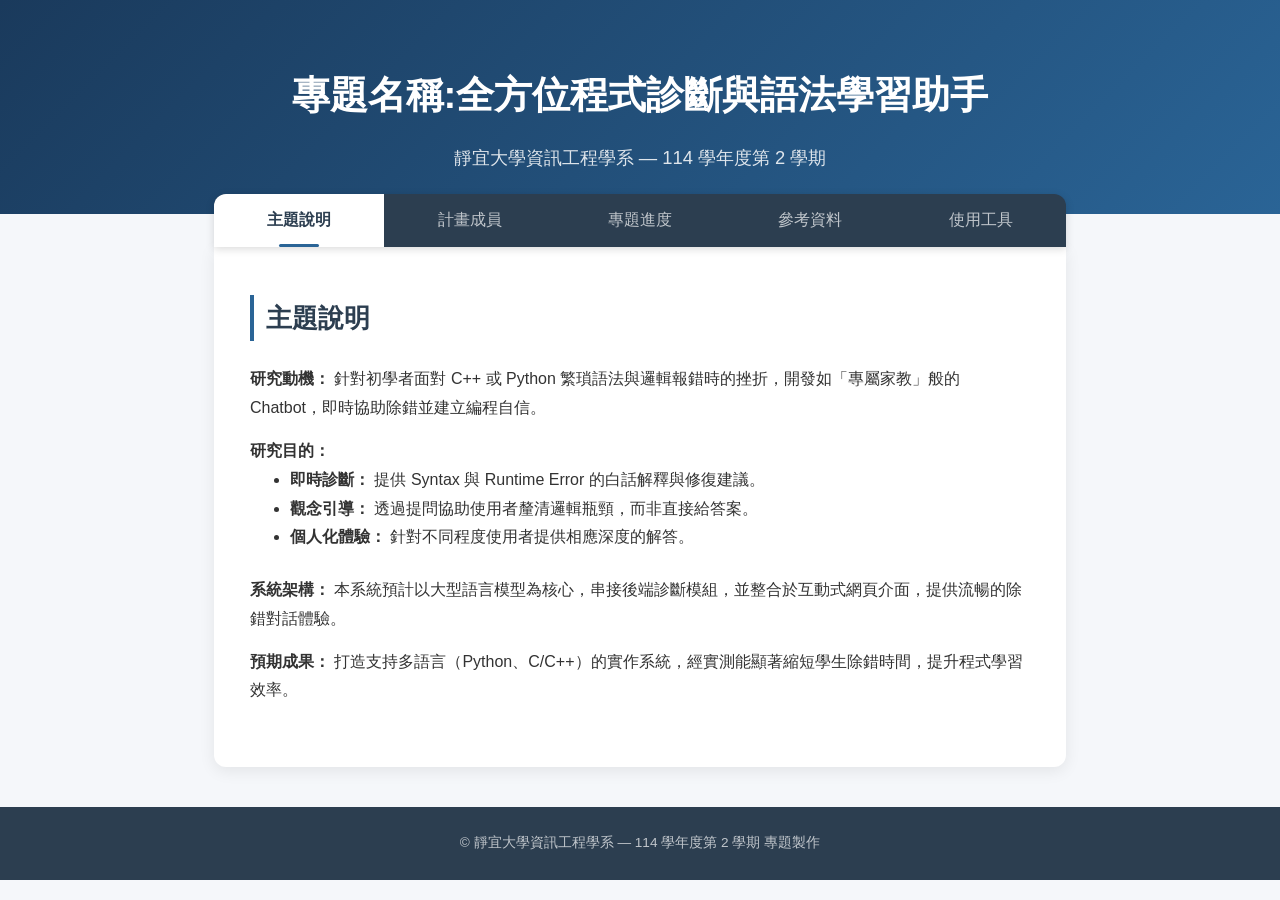
<file: index.html>
<!DOCTYPE html>
<html lang="zh-Hant">
<head>
  <meta charset="UTF-8">
  <meta name="viewport" content="width=device-width, initial-scale=1.0">
  <title>專題製作</title>
  <style>
    * { margin: 0; padding: 0; box-sizing: border-box; }

    body {
      font-family: "Microsoft JhengHei", "Noto Sans TC", sans-serif;
      color: #333;
      line-height: 1.8;
      background: #f5f7fa;
    }

    /* 主視覺 */
    header {
      background: linear-gradient(135deg, #1a3a5c, #2a6496);
      color: #fff;
      text-align: center;
      padding: 60px 20px 40px;
    }
    header h1 { font-size: 2.4rem; margin-bottom: 12px; }
    header p  { font-size: 1.15rem; opacity: .85; }

    /* Tabs 容器 */
    .tabs {
      max-width: 900px;
      margin: 0 auto;
      padding: 0 24px;
    }

    /* Tab 按鈕列 */
    .tab-nav {
      display: flex;
      background: #2c3e50;
      border-radius: 12px 12px 0 0;
      overflow: hidden;
      margin-top: -20px;
      position: relative;
      z-index: 10;
      box-shadow: 0 2px 8px rgba(0,0,0,.15);
    }
    .tab-btn {
      flex: 1;
      background: none;
      border: none;
      color: rgba(255,255,255,.7);
      font-family: inherit;
      font-size: 1rem;
      padding: 16px 12px;
      cursor: pointer;
      transition: background .2s, color .2s;
      position: relative;
    }
    .tab-btn:hover {
      background: rgba(255,255,255,.1);
      color: #fff;
    }
    .tab-btn.active {
      background: #fff;
      color: #2c3e50;
      font-weight: bold;
    }
    .tab-btn.active::after {
      content: "";
      position: absolute;
      bottom: 0;
      left: 50%;
      transform: translateX(-50%);
      width: 40px;
      height: 3px;
      background: #2a6496;
      border-radius: 2px;
    }

    /* Tab 內容 */
    .tab-panel {
      display: none;
      background: #fff;
      border-radius: 0 0 12px 12px;
      padding: 48px 36px;
      box-shadow: 0 4px 16px rgba(0,0,0,.08);
      margin-bottom: 40px;
      animation: fadeIn .3s ease;
    }
    .tab-panel.active {
      display: block;
    }
    @keyframes fadeIn {
      from { opacity: 0; transform: translateY(8px); }
      to   { opacity: 1; transform: translateY(0); }
    }

    .tab-panel h2 {
      font-size: 1.6rem;
      color: #2c3e50;
      border-left: 4px solid #2a6496;
      padding-left: 12px;
      margin-bottom: 24px;
    }

    /* 主題說明 */
    .topic-content p { margin-bottom: 14px; }

    /* 成員卡片 */
    .members-grid {
    display: grid;
    /* 1. 讓卡片固定在 200px 左右，不要讓它們自動增長填滿剩餘空間 */
    grid-template-columns: repeat(auto-fit, 220px); 
    /* 2. 設定卡片之間的固定間距 */
    gap: 20px;
    /* 3. 讓整組卡片在頁面中央靠攏 */
    justify-content: center; 
    /* 4. 可選：限制整組網格的最大寬度（例如四張卡片的總寬） */
    max-width: 1000px;
    margin: 0 auto;
}
  .member-card {
    background: #f0f4f8;
    border-radius: 10px;
    padding: 28px 20px;
    text-align: center;
    transition: transform .2s, box-shadow .2s;
    max-width: 250px;
    margin: 0 auto; 
}
    .member-card:hover {
      transform: translateY(-4px);
      box-shadow: 0 6px 16px rgba(0,0,0,.1);
    }
    .member-card .avatar {
      width: 80px; height: 80px;
      border-radius: 50%;
      background: #2a6496;
      color: #fff;
      font-size: 2rem;
      display: flex;
      align-items: center;
      justify-content: center;
      margin: 0 auto 14px;
    }
    .member-card h3 { font-size: 1.1rem; margin-bottom: 4px; }
    .member-card .role { font-size: .9rem; color: #666; }

    /* 進度時間軸 */
    .timeline { position: relative; padding-left: 28px; }
    .timeline::before {
      content: "";
      position: absolute;
      left: 8px; top: 0; bottom: 0;
      width: 3px;
      background: #2a6496;
      border-radius: 2px;
    }
    .timeline-item {
      position: relative;
      margin-bottom: 32px;
    }
    .timeline-item::before {
      content: "";
      position: absolute;
      left: -24px; top: 6px;
      width: 14px; height: 14px;
      background: #fff;
      border: 3px solid #2a6496;
      border-radius: 50%;
    }
    .timeline-item.done::before { background: #2a6496; }
    .timeline-item .date {
      font-size: .85rem;
      color: #2a6496;
      font-weight: bold;
      margin-bottom: 2px;
    }
    .timeline-item h3 { font-size: 1.05rem; margin-bottom: 4px; }
    .timeline-item p  { font-size: .95rem; color: #555; }

    /* 參考資料 */
    .ref-list { list-style: decimal; padding-left: 24px; }
    .ref-list li {
      margin-bottom: 12px;
      line-height: 1.7;
    }
    .ref-list a { color: #2a6496; text-decoration: none; }
    .ref-list a:hover { text-decoration: underline; }

    /* 頁尾 */
    footer {
      text-align: center;
      padding: 24px;
      background: #2c3e50;
      color: rgba(255,255,255,.7);
      font-size: .85rem;
    }

    /* RWD */
    @media (max-width: 600px) {
      header h1 { font-size: 1.8rem; }
      .tabs { padding: 0 12px; }
      .tab-nav { flex-wrap: wrap; border-radius: 10px 10px 0 0; }
      .tab-btn { flex: 1 1 50%; font-size: .9rem; padding: 14px 8px; }
      .tab-panel { padding: 32px 20px; }
    }
  </style>
</head>
<body>

<!-- 主視覺 -->
<header>
  <h1>專題名稱:全方位程式診斷與語法學習助手</h1>
  <p>靜宜大學資訊工程學系 — 114 學年度第 2 學期</p>
</header>

<!-- Tabs -->
<div class="tabs">
  <div class="tab-nav">
    <button class="tab-btn active" data-tab="topic">主題說明</button>
    <button class="tab-btn" data-tab="members">計畫成員</button>
    <button class="tab-btn" data-tab="progress">專題進度</button>
    <button class="tab-btn" data-tab="references">參考資料</button>
    <button class="tab-btn" data-tab="tools">使用工具</button>
  </div>

  <!-- 一、主題說明 -->
<div class="tab-panel active" id="topic">
    <h2>主題說明</h2>
    <div class="topic-content">
        <p><strong>研究動機：</strong> 針對初學者面對 C++ 或 Python 繁瑣語法與邏輯報錯時的挫折，開發如「專屬家教」般的 Chatbot，即時協助除錯並建立編程自信。</p>

        <p style="margin-bottom: 0;"><strong>研究目的：</strong></p>
        <ul style="margin-top: 0; margin-bottom: 24px; padding-left: 40px;">
            <li><strong>即時診斷：</strong> 提供 Syntax 與 Runtime Error 的白話解釋與修復建議。</li>
            <li><strong>觀念引導：</strong> 透過提問協助使用者釐清邏輯瓶頸，而非直接給答案。</li>
            <li><strong>個人化體驗：</strong> 針對不同程度使用者提供相應深度的解答。</li>
        </ul>

        <p><strong>系統架構：</strong> 本系統預計以大型語言模型為核心，串接後端診斷模組，並整合於互動式網頁介面，提供流暢的除錯對話體驗。</p>

        <p><strong>預期成果：</strong> 打造支持多語言（Python、C/C++）的實作系統，經實測能顯著縮短學生除錯時間，提升程式學習效率。</p>
    </div>
</div>
  <!-- 二、計畫成員 -->
  <div class="tab-panel" id="members">
    <h2>計畫成員</h2>
    <div class="members-grid">
      <div class="member-card">
        <div class="avatar">指</div>
        <h3>朱學亭</h3>
        <p class="role">指導教授</p>
      </div>
      <div class="member-card">
        <div class="avatar">A</div>
        <h3>學生:林靖翔</h3>
        <p class="role">組長</p>
      </div>
      <div class="member-card">
        <div class="avatar">B</div>
        <h3>學生:鄭宇軒</h3>
        <p class="role">組員</p>
     </div>
    </div> </div> 
  <!-- 三、專題進度 -->
  <div class="tab-panel" id="progress">
    <h2>專題進度</h2>
    <div class="timeline">
      <div class="timeline-item done">
        <div class="date">2026 年 2 月</div>
        <h3>題目確認與文獻蒐集</h3>
        <p>確定專題方向，蒐集相關資料。</p>
        <p>擬定專題大綱</p>
      </div>
      <div class="timeline-item">
        <div class="date">2026 年 3 月</div>
        <h3>需求分析與系統規劃</h3>
        <p>架設模擬環境網站</p>

        <a href="progress-202603.html" style="font-size: .85rem; color: #2a6496; display: inline-block; margin-top: 8px; text-decoration: none;">→ 查看詳細報告</a>
      </div>
      <div class="timeline-item done">
        <div class="date">2026 年 4 月</div>
        <h3>雛型開發</h3>
        <p>開始介紹並實際操作各種輔助工具</p>
        
        <a href="progress-202604.html" style="font-size: .85rem; color: #2a6496; display: inline-block; margin-top: 8px; text-decoration: none;">→ 查看詳細報告</a>
      </div>
      <div class="timeline-item">
        <div class="date">2026 年 5 月</div>
        <h3>系統整合與測試</h3>
        <p>前後端整合、撰寫測試案例並修正問題。</p>
        
        <a href="progress-202605.html" style="font-size: .85rem; color: #2a6496; display: inline-block; margin-top: 8px; text-decoration: none;">→ 查看詳細報告</a>
      </div>
      <div class="timeline-item">
        <div class="date">2026 年 6 月</div>
        <h3>報告撰寫與成果展示</h3>
        <p>撰寫專題報告，準備口頭報告與展示。</p>
      </div>
    </div>
  </div>

  <!-- 四、參考資料 -->
  <div class="tab-panel" id="references">
    <h2>參考資料</h2>
    <ol class="ref-list">
      <li>作者（年份）。論文名稱。<em>期刊名稱</em>，卷(期)，頁碼。</li>
      <li>作者（年份）。書名。出版社。</li>
      <li>網站名稱。<a href="https://example.com" target="_blank">https://www.aidea-web.tw/aicup_veripromiseesg</a>（存取日期：2026 年 4 月）。</li>
      <li>請依照指導教授要求的引用格式，持續新增參考文獻。</li>
    </ol>
  </div>
</div>
  <!-- 五、使用工具 -->
  <div class="tab-panel" id="tools">
  <h2>使用工具</h2>
  <div class="members-grid"> <div class="member-card">
      <div class="avatar" style="background: #3776ab;">Py</div>
      <h3>Python</h3>
      <p class="role">核心開發語言</p>
    </div>
    <div class="member-card">
      <div class="avatar" style="background: #000;">AI</div>
      <h3>Claude API</h3>
      <p class="role">大型語言模型診斷</p>
    </div>
    <div class="member-card">
      <div class="avatar" style="background: #24292e;">Git</div>
      <h3>GitHub</h3>
      <p class="role">版本控制與部署</p>
    </div>
    <div class="member-card">
      <div class="avatar" style="background: #563d7c;">BS</div>
      <h3>Bootstrap / CSS</h3>
      <p class="role">網頁介面設計</p>
    </div>
  </div>
</div>
<!-- 頁尾 -->
<footer>
  &copy; 靜宜大學資訊工程學系 — 114 學年度第 2 學期 專題製作
</footer>

<script>
  document.querySelectorAll('.tab-btn').forEach(btn => {
    btn.addEventListener('click', () => {
      document.querySelectorAll('.tab-btn').forEach(b => b.classList.remove('active'));
      document.querySelectorAll('.tab-panel').forEach(p => p.classList.remove('active'));
      btn.classList.add('active');
      document.getElementById(btn.dataset.tab).classList.add('active');
    });
  });
</script>

</body>
</html>
</file>
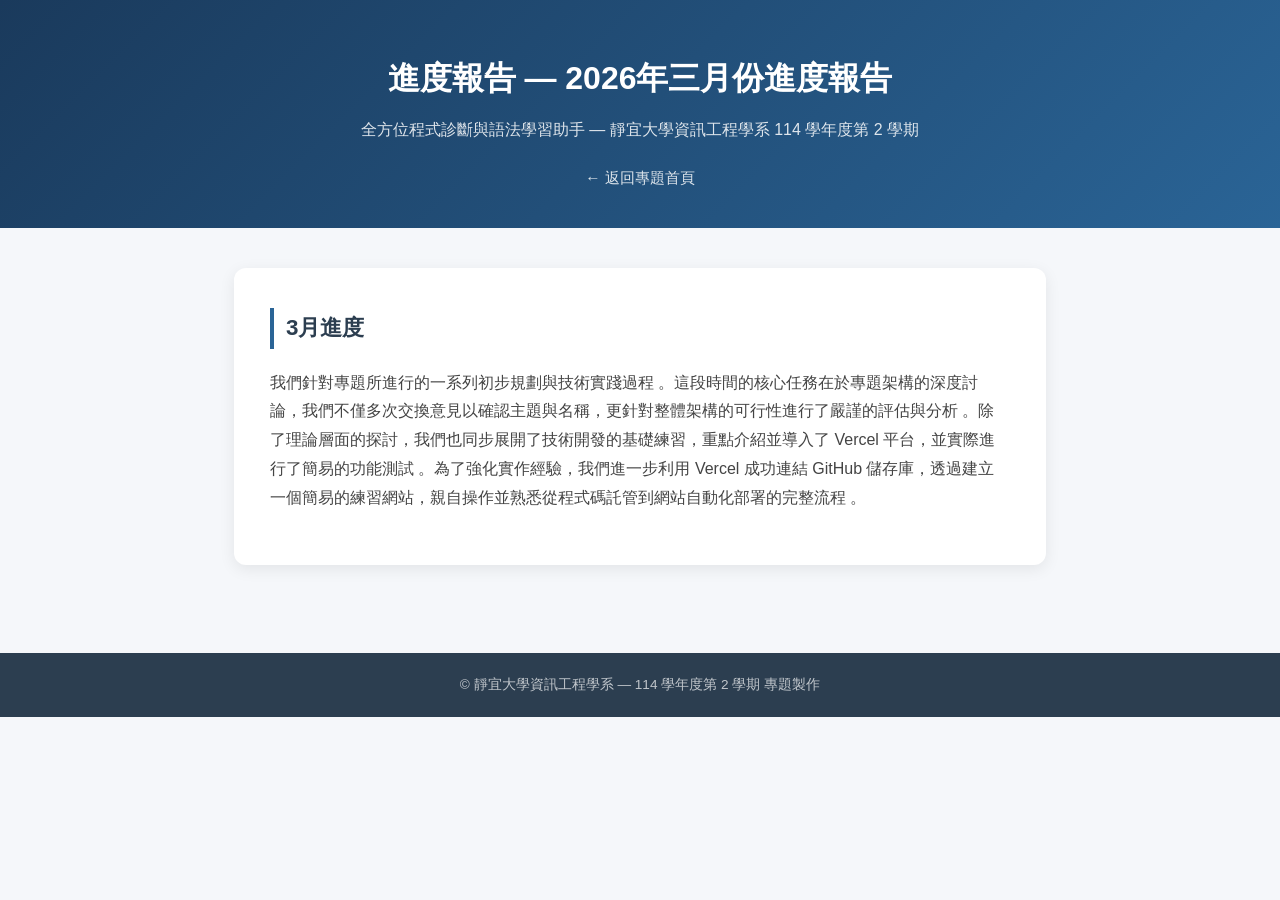
<file: progress-202603.html>
<!DOCTYPE html>
<html lang="zh-Hant">
<head>
  <meta charset="UTF-8">
  <meta name="viewport" content="width=device-width, initial-scale=1.0">
  <title>進度報告 — 2026年三月份進度報告</title>
  <style>
    * { margin: 0; padding: 0; box-sizing: border-box; }

    body {
      font-family: "Microsoft JhengHei", "Noto Sans TC", sans-serif;
      color: #333;
      line-height: 1.8;
      background: #f5f7fa;
    }

    header {
      background: linear-gradient(135deg, #1a3a5c, #2a6496);
      color: #fff;
      text-align: center;
      padding: 50px 20px 35px;
    }
    header h1 { font-size: 2rem; margin-bottom: 8px; }
    header p  { font-size: 1rem; opacity: .85; }
    .back-link {
      display: inline-block;
      margin: 20px 0 0 0;
      color: rgba(255,255,255,.85);
      text-decoration: none;
      font-size: .95rem;
    }
    .back-link:hover { color: #fff; text-decoration: underline; }

    .container {
      max-width: 860px;
      margin: 0 auto;
      padding: 40px 24px 60px;
    }

    .report-card {
      background: #fff;
      border-radius: 12px;
      padding: 40px 36px;
      box-shadow: 0 4px 16px rgba(0,0,0,.08);
      margin-bottom: 28px;
    }

    .report-card h2 {
      font-size: 1.4rem;
      color: #2c3e50;
      border-left: 4px solid #2a6496;
      padding-left: 12px;
      margin-bottom: 20px;
    }

    .report-card h3 {
      font-size: 1.1rem;
      color: #2c3e50;
      margin: 24px 0 8px;
    }

    .report-card p {
      margin-bottom: 12px;
      color: #444;
    }

    .report-card ul, .report-card ol {
      padding-left: 28px;
      margin-bottom: 14px;
    }
    .report-card li { margin-bottom: 8px; color: #444; }

    /* 階段標籤 */
    .phase-label {
      display: inline-block;
      background: #e8f0fb;
      color: #1a3a5c;
      font-size: .82rem;
      font-weight: bold;
      padding: 2px 10px;
      border-radius: 12px;
      margin-right: 6px;
      vertical-align: middle;
    }

    /* Prompt 程式碼區塊 */
    .prompt-block {
      background: #1e1e2e;
      color: #cdd6f4;
      border-radius: 8px;
      padding: 20px 24px;
      font-family: "Consolas", "Courier New", monospace;
      font-size: .88rem;
      line-height: 1.7;
      overflow-x: auto;
      margin: 16px 0;
    }
    .prompt-block .comment { color: #6c7086; }
    .prompt-block .label   { color: #89b4fa; font-weight: bold; }
    .prompt-block .value   { color: #a6e3a1; }
    .prompt-block .rule    { color: #f38ba8; }

    /* 架構流程圖（純 CSS） */
    .flow {
      display: flex;
      align-items: center;
      flex-wrap: wrap;
      gap: 8px;
      margin: 16px 0;
    }
    .flow-box {
      background: #f0f4f8;
      border: 2px solid #2a6496;
      border-radius: 8px;
      padding: 8px 16px;
      font-size: .88rem;
      font-weight: bold;
      color: #1a3a5c;
      text-align: center;
    }
    .flow-arrow {
      color: #2a6496;
      font-size: 1.2rem;
      font-weight: bold;
    }

    /* 時機對照表 */
    table {
      width: 100%;
      border-collapse: collapse;
      margin: 12px 0 4px;
    }
    th, td {
      padding: 10px 14px;
      text-align: left;
      border-bottom: 1px solid #e8ecf0;
      font-size: .93rem;
    }
    th {
      background: #f0f4f8;
      color: #2c3e50;
      font-weight: bold;
    }
    tr:last-child td { border-bottom: none; }
    .tag {
      display: inline-block;
      padding: 1px 8px;
      border-radius: 4px;
      font-size: .8rem;
      font-weight: bold;
    }
    .tag-ce  { background: #fde8e8; color: #c0392b; }
    .tag-wa  { background: #fff3cd; color: #856404; }
    .tag-ac  { background: #d4edda; color: #155724; }

    footer {
      text-align: center;
      padding: 20px;
      background: #2c3e50;
      color: rgba(255,255,255,.7);
      font-size: .85rem;
    }

    @media (max-width: 600px) {
      header h1 { font-size: 1.5rem; }
      .report-card { padding: 28px 18px; }
      .flow { flex-direction: column; align-items: flex-start; }
    }
  </style>
</head>
<body>

<header>
  <h1>進度報告 — 2026年三月份進度報告</h1>
  <p>全方位程式診斷與語法學習助手 — 靜宜大學資訊工程學系 114 學年度第 2 學期</p>
  <a class="back-link" href="index.html">← 返回專題首頁</a>
</header>

<div class="container">

  <div class="report-card">
    <h2>3月進度</h2>
    <p>我們針對專題所進行的一系列初步規劃與技術實踐過程 。這段時間的核心任務在於專題架構的深度討論，我們不僅多次交換意見以確認主題與名稱，更針對整體架構的可行性進行了嚴謹的評估與分析 。除了理論層面的探討，我們也同步展開了技術開發的基礎練習，重點介紹並導入了 Vercel 平台，並實際進行了簡易的功能測試 。為了強化實作經驗，我們進一步利用 Vercel 成功連結 GitHub 儲存庫，透過建立一個簡易的練習網站，親自操作並熟悉從程式碼託管到網站自動化部署的完整流程 。</p>
  </div>

</div>

<footer>
  &copy; 靜宜大學資訊工程學系 — 114 學年度第 2 學期 專題製作
</footer>

</body>
</html>
</file>
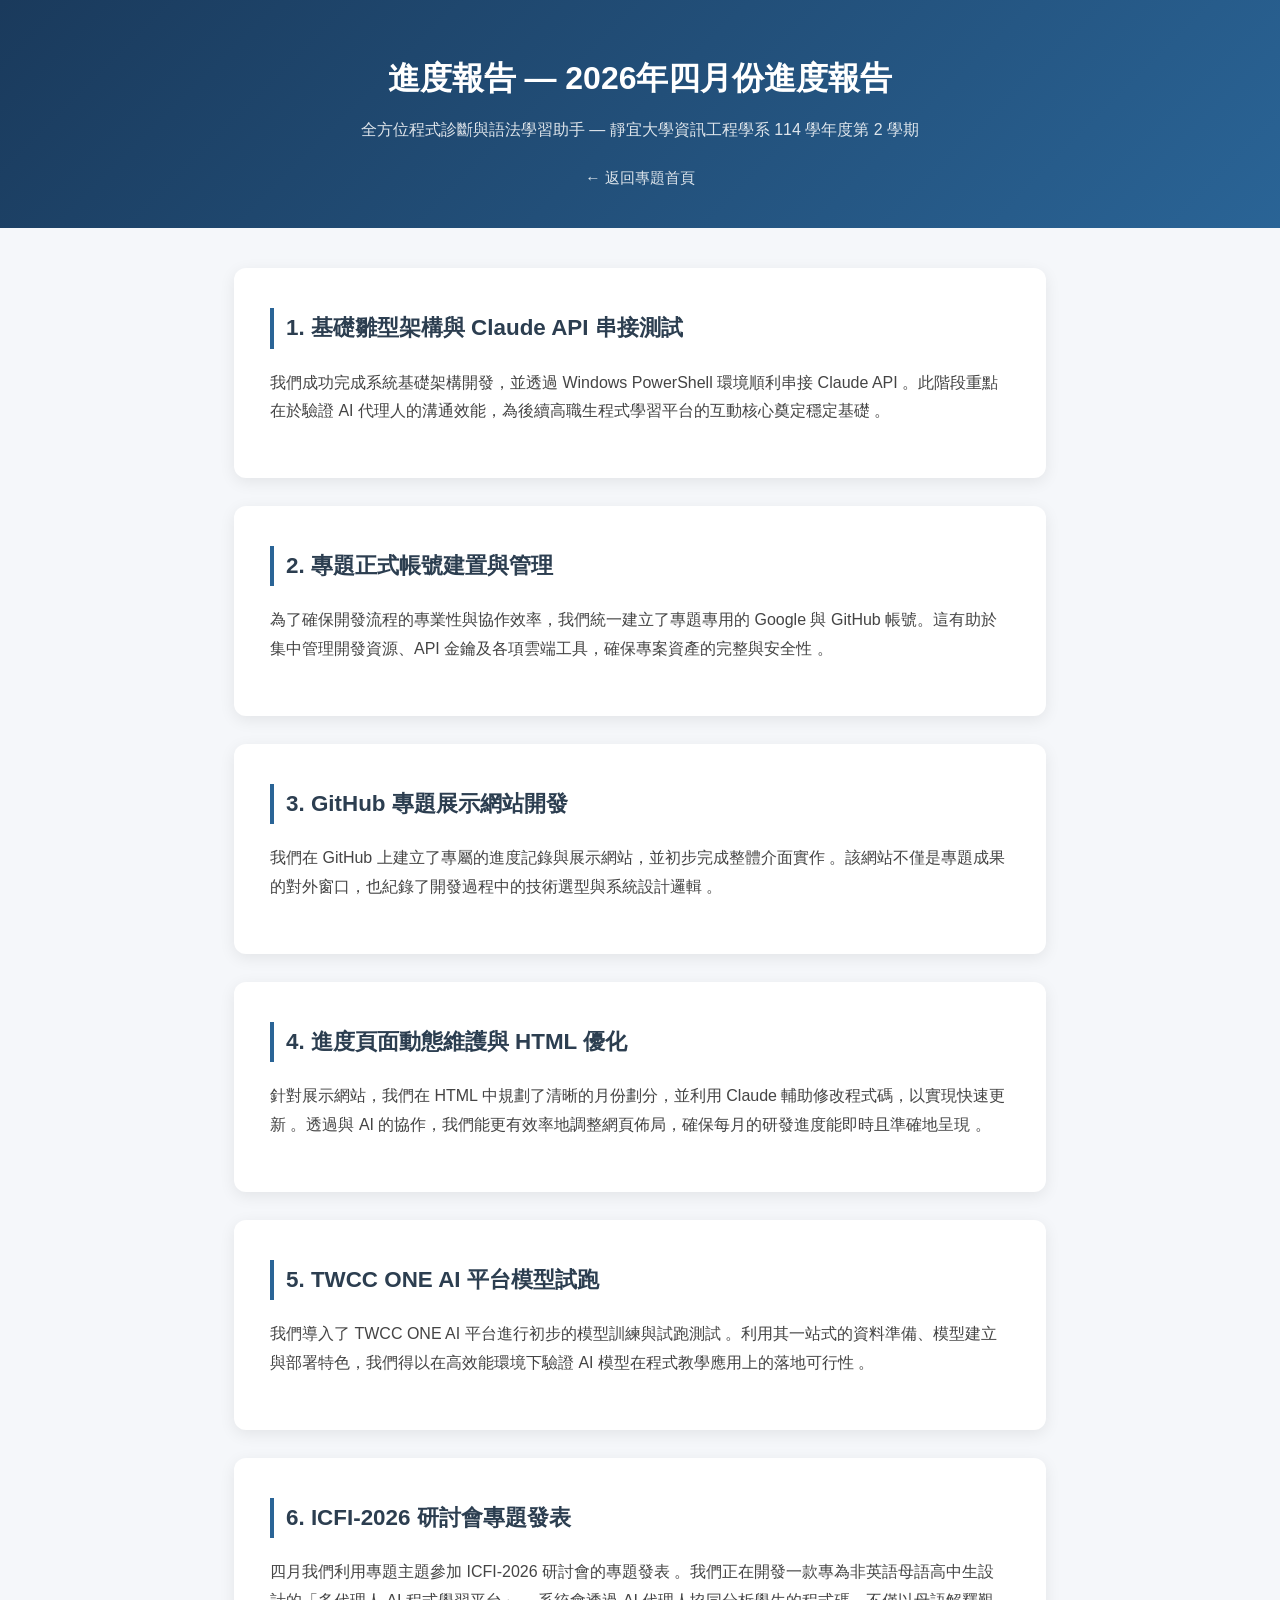
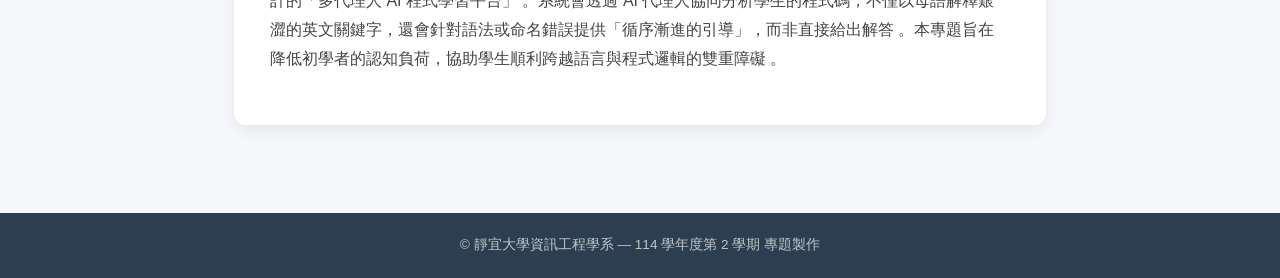
<file: progress-202604 (1).html>
<!DOCTYPE html>
<html lang="zh-Hant">
<head>
  <meta charset="UTF-8">
  <meta name="viewport" content="width=device-width, initial-scale=1.0">
  <title>進度報告 — 2026年四月份進度報告</title>
  <style>
    * { margin: 0; padding: 0; box-sizing: border-box; }

    body {
      font-family: "Microsoft JhengHei", "Noto Sans TC", sans-serif;
      color: #333;
      line-height: 1.8;
      background: #f5f7fa;
    }

    header {
      background: linear-gradient(135deg, #1a3a5c, #2a6496);
      color: #fff;
      text-align: center;
      padding: 50px 20px 35px;
    }
    header h1 { font-size: 2rem; margin-bottom: 8px; }
    header p  { font-size: 1rem; opacity: .85; }
    .back-link {
      display: inline-block;
      margin: 20px 0 0 0;
      color: rgba(255,255,255,.85);
      text-decoration: none;
      font-size: .95rem;
    }
    .back-link:hover { color: #fff; text-decoration: underline; }

    .container {
      max-width: 860px;
      margin: 0 auto;
      padding: 40px 24px 60px;
    }

    .report-card {
      background: #fff;
      border-radius: 12px;
      padding: 40px 36px;
      box-shadow: 0 4px 16px rgba(0,0,0,.08);
      margin-bottom: 28px;
    }

    .report-card h2 {
      font-size: 1.4rem;
      color: #2c3e50;
      border-left: 4px solid #2a6496;
      padding-left: 12px;
      margin-bottom: 20px;
    }

    .report-card h3 {
      font-size: 1.1rem;
      color: #2c3e50;
      margin: 24px 0 8px;
    }

    .report-card p {
      margin-bottom: 12px;
      color: #444;
    }

    .report-card ul, .report-card ol {
      padding-left: 28px;
      margin-bottom: 14px;
    }
    .report-card li { margin-bottom: 8px; color: #444; }

    /* 階段標籤 */
    .phase-label {
      display: inline-block;
      background: #e8f0fb;
      color: #1a3a5c;
      font-size: .82rem;
      font-weight: bold;
      padding: 2px 10px;
      border-radius: 12px;
      margin-right: 6px;
      vertical-align: middle;
    }

    /* Prompt 程式碼區塊 */
    .prompt-block {
      background: #1e1e2e;
      color: #cdd6f4;
      border-radius: 8px;
      padding: 20px 24px;
      font-family: "Consolas", "Courier New", monospace;
      font-size: .88rem;
      line-height: 1.7;
      overflow-x: auto;
      margin: 16px 0;
    }
    .prompt-block .comment { color: #6c7086; }
    .prompt-block .label   { color: #89b4fa; font-weight: bold; }
    .prompt-block .value   { color: #a6e3a1; }
    .prompt-block .rule    { color: #f38ba8; }

    /* 架構流程圖（純 CSS） */
    .flow {
      display: flex;
      align-items: center;
      flex-wrap: wrap;
      gap: 8px;
      margin: 16px 0;
    }
    .flow-box {
      background: #f0f4f8;
      border: 2px solid #2a6496;
      border-radius: 8px;
      padding: 8px 16px;
      font-size: .88rem;
      font-weight: bold;
      color: #1a3a5c;
      text-align: center;
    }
    .flow-arrow {
      color: #2a6496;
      font-size: 1.2rem;
      font-weight: bold;
    }

    /* 時機對照表 */
    table {
      width: 100%;
      border-collapse: collapse;
      margin: 12px 0 4px;
    }
    th, td {
      padding: 10px 14px;
      text-align: left;
      border-bottom: 1px solid #e8ecf0;
      font-size: .93rem;
    }
    th {
      background: #f0f4f8;
      color: #2c3e50;
      font-weight: bold;
    }
    tr:last-child td { border-bottom: none; }
    .tag {
      display: inline-block;
      padding: 1px 8px;
      border-radius: 4px;
      font-size: .8rem;
      font-weight: bold;
    }
    .tag-ce  { background: #fde8e8; color: #c0392b; }
    .tag-wa  { background: #fff3cd; color: #856404; }
    .tag-ac  { background: #d4edda; color: #155724; }

    footer {
      text-align: center;
      padding: 20px;
      background: #2c3e50;
      color: rgba(255,255,255,.7);
      font-size: .85rem;
    }

    @media (max-width: 600px) {
      header h1 { font-size: 1.5rem; }
      .report-card { padding: 28px 18px; }
      .flow { flex-direction: column; align-items: flex-start; }
    }
  </style>
</head>
<body>

<header>
  <h1>進度報告 — 2026年四月份進度報告</h1>
  <p>全方位程式診斷與語法學習助手 — 靜宜大學資訊工程學系 114 學年度第 2 學期</p>
  <a class="back-link" href="index.html">← 返回專題首頁</a>
</header>

<div class="container">

  <!-- 一 -->
  <div class="report-card">
    <h2>1. 基礎雛型架構與 Claude API 串接測試</h2>
    <p>我們成功完成系統基礎架構開發，並透過 Windows PowerShell 環境順利串接 Claude API 。此階段重點在於驗證 AI 代理人的溝通效能，為後續高職生程式學習平台的互動核心奠定穩定基礎 。</p>
  </div>

  <!-- 二 -->
  <div class="report-card">
    <h2>2. 專題正式帳號建置與管理</h2>
    <p>為了確保開發流程的專業性與協作效率，我們統一建立了專題專用的 Google 與 GitHub 帳號。這有助於集中管理開發資源、API 金鑰及各項雲端工具，確保專案資產的完整與安全性 。</p>
  </div>

  <!-- 三 -->
  <div class="report-card">
    <h2>3. GitHub 專題展示網站開發</h2>
    <p>我們在 GitHub 上建立了專屬的進度記錄與展示網站，並初步完成整體介面實作 。該網站不僅是專題成果的對外窗口，也紀錄了開發過程中的技術選型與系統設計邏輯 。</p>
  </div>

  <!-- 四 -->
  <div class="report-card">
    <h2>4. 進度頁面動態維護與 HTML 優化</h2>
    <p>針對展示網站，我們在 HTML 中規劃了清晰的月份劃分，並利用 Claude 輔助修改程式碼，以實現快速更新 。透過與 AI 的協作，我們能更有效率地調整網頁佈局，確保每月的研發進度能即時且準確地呈現 。</p>
  </div>

  <!-- 五 -->
  <div class="report-card">
    <h2>5. TWCC ONE AI 平台模型試跑</h2>
    <p>我們導入了 TWCC ONE AI 平台進行初步的模型訓練與試跑測試 。利用其一站式的資料準備、模型建立與部署特色，我們得以在高效能環境下驗證 AI 模型在程式教學應用上的落地可行性 。</p>
  </div>

  <!-- 六 -->
  <div class="report-card">
    <h2>6. ICFI-2026 研討會專題發表</h2>
    <p>四月我們利用專題主題參加 ICFI-2026 研討會的專題發表 。我們正在開發一款專為非英語母語高中生設計的「多代理人 AI 程式學習平台」 。系統會透過 AI 代理人協同分析學生的程式碼，不僅以母語解釋艱澀的英文關鍵字，還會針對語法或命名錯誤提供「循序漸進的引導」，而非直接給出解答 。本專題旨在降低初學者的認知負荷，協助學生順利跨越語言與程式邏輯的雙重障礙 。</p>
  </div>

</div>

<footer>
  &copy; 靜宜大學資訊工程學系 — 114 學年度第 2 學期 專題製作
</footer>

</body>
</html>
</file>
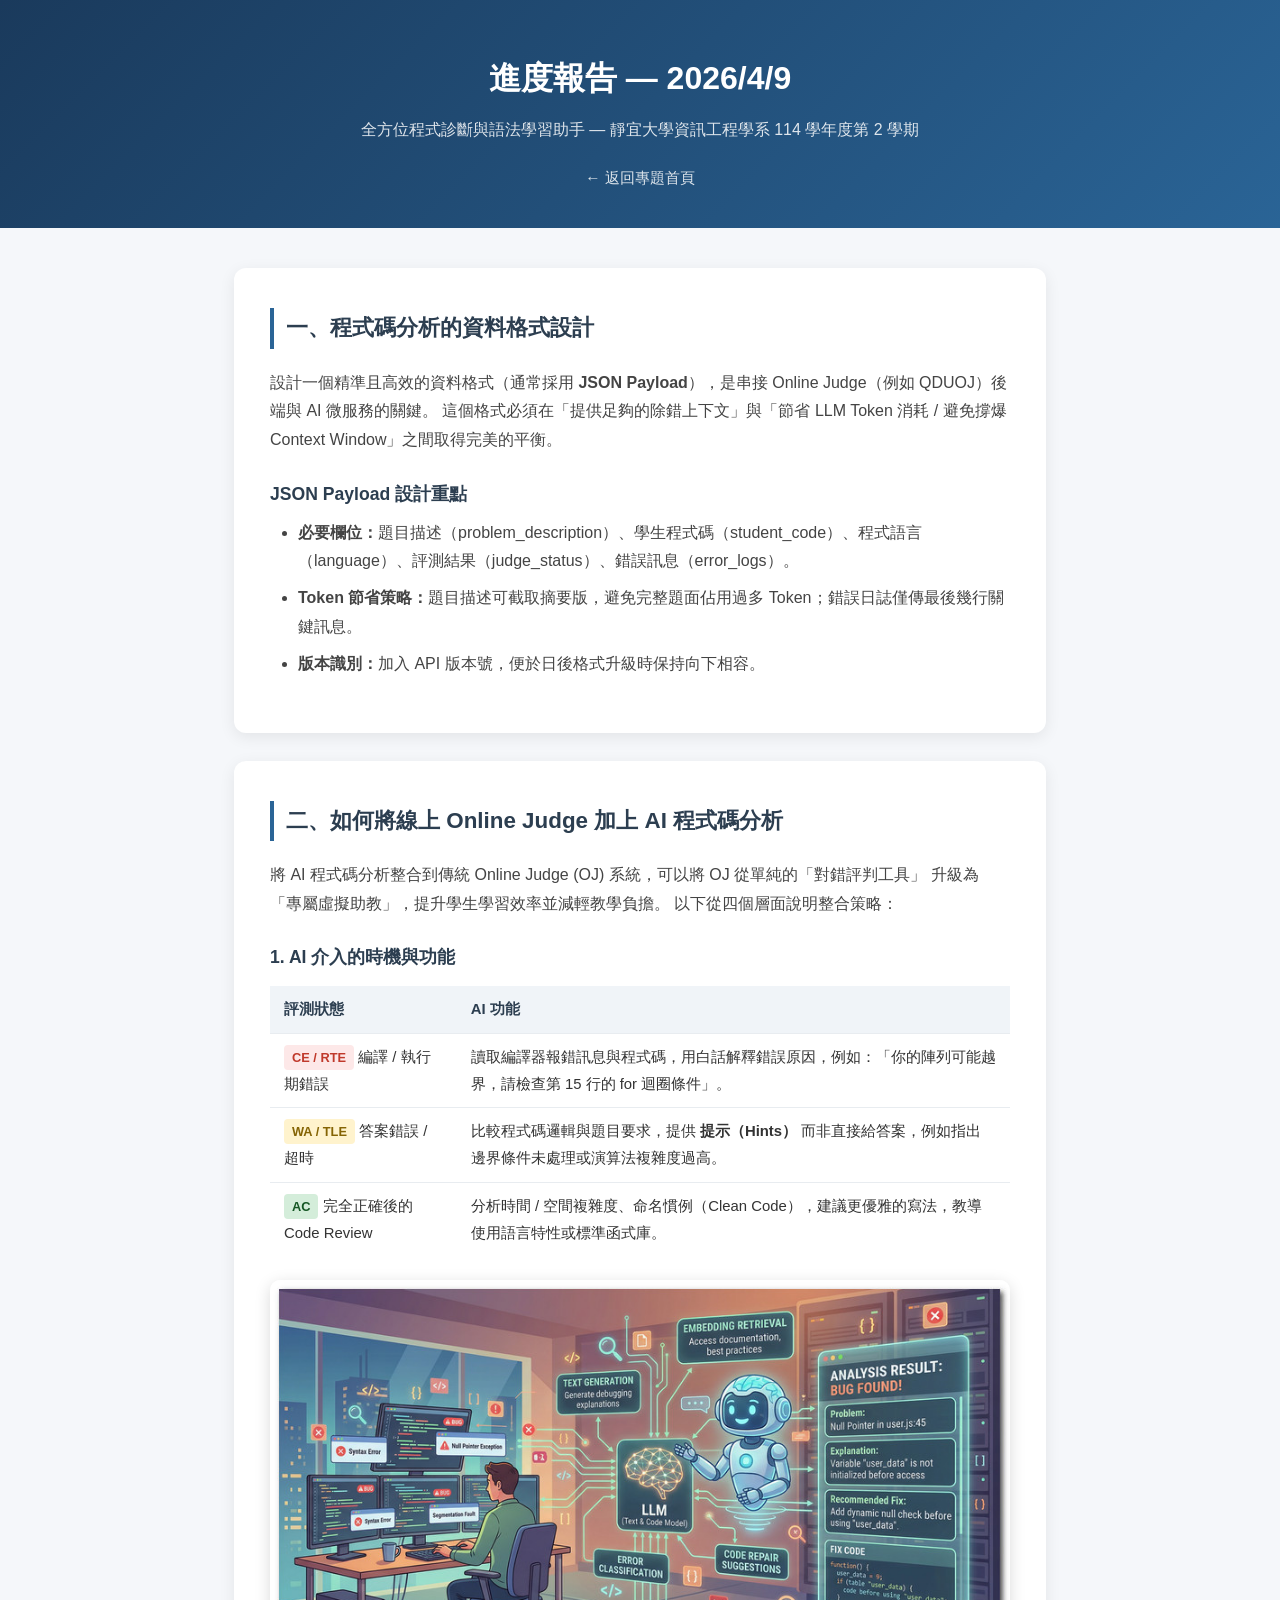
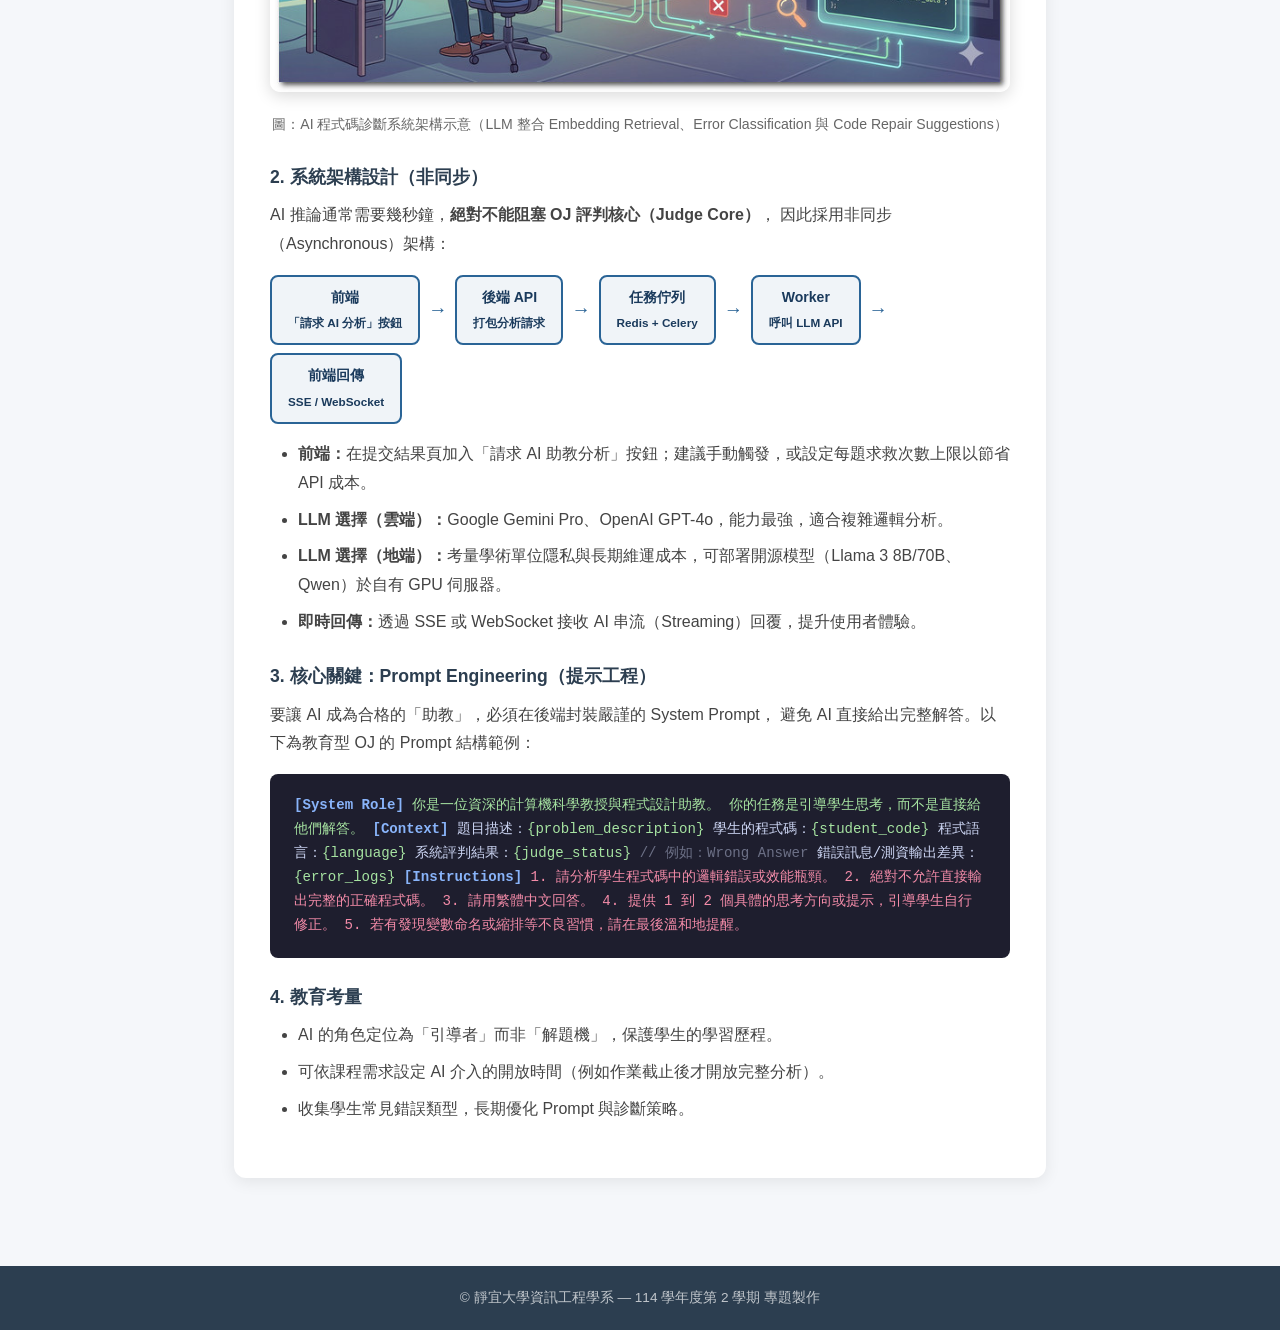
<file: progress-20260409.html>
<!DOCTYPE html>
<html lang="zh-Hant">
<head>
  <meta charset="UTF-8">
  <meta name="viewport" content="width=device-width, initial-scale=1.0">
  <title>進度報告 — 2026/4/9</title>
  <style>
    * { margin: 0; padding: 0; box-sizing: border-box; }

    body {
      font-family: "Microsoft JhengHei", "Noto Sans TC", sans-serif;
      color: #333;
      line-height: 1.8;
      background: #f5f7fa;
    }

    header {
      background: linear-gradient(135deg, #1a3a5c, #2a6496);
      color: #fff;
      text-align: center;
      padding: 50px 20px 35px;
    }
    header h1 { font-size: 2rem; margin-bottom: 8px; }
    header p  { font-size: 1rem; opacity: .85; }
    .back-link {
      display: inline-block;
      margin: 20px 0 0 0;
      color: rgba(255,255,255,.85);
      text-decoration: none;
      font-size: .95rem;
    }
    .back-link:hover { color: #fff; text-decoration: underline; }

    .container {
      max-width: 860px;
      margin: 0 auto;
      padding: 40px 24px 60px;
    }

    .report-card {
      background: #fff;
      border-radius: 12px;
      padding: 40px 36px;
      box-shadow: 0 4px 16px rgba(0,0,0,.08);
      margin-bottom: 28px;
    }

    .report-card h2 {
      font-size: 1.4rem;
      color: #2c3e50;
      border-left: 4px solid #2a6496;
      padding-left: 12px;
      margin-bottom: 20px;
    }

    .report-card h3 {
      font-size: 1.1rem;
      color: #2c3e50;
      margin: 24px 0 8px;
    }

    .report-card p {
      margin-bottom: 12px;
      color: #444;
    }

    .report-card ul, .report-card ol {
      padding-left: 28px;
      margin-bottom: 14px;
    }
    .report-card li { margin-bottom: 8px; color: #444; }

    /* 階段標籤 */
    .phase-label {
      display: inline-block;
      background: #e8f0fb;
      color: #1a3a5c;
      font-size: .82rem;
      font-weight: bold;
      padding: 2px 10px;
      border-radius: 12px;
      margin-right: 6px;
      vertical-align: middle;
    }

    /* Prompt 程式碼區塊 */
    .prompt-block {
      background: #1e1e2e;
      color: #cdd6f4;
      border-radius: 8px;
      padding: 20px 24px;
      font-family: "Consolas", "Courier New", monospace;
      font-size: .88rem;
      line-height: 1.7;
      overflow-x: auto;
      margin: 16px 0;
    }
    .prompt-block .comment { color: #6c7086; }
    .prompt-block .label   { color: #89b4fa; font-weight: bold; }
    .prompt-block .value   { color: #a6e3a1; }
    .prompt-block .rule    { color: #f38ba8; }

    /* 架構流程圖（純 CSS） */
    .flow {
      display: flex;
      align-items: center;
      flex-wrap: wrap;
      gap: 8px;
      margin: 16px 0;
    }
    .flow-box {
      background: #f0f4f8;
      border: 2px solid #2a6496;
      border-radius: 8px;
      padding: 8px 16px;
      font-size: .88rem;
      font-weight: bold;
      color: #1a3a5c;
      text-align: center;
    }
    .flow-arrow {
      color: #2a6496;
      font-size: 1.2rem;
      font-weight: bold;
    }

    /* 時機對照表 */
    table {
      width: 100%;
      border-collapse: collapse;
      margin: 12px 0 4px;
    }
    th, td {
      padding: 10px 14px;
      text-align: left;
      border-bottom: 1px solid #e8ecf0;
      font-size: .93rem;
    }
    th {
      background: #f0f4f8;
      color: #2c3e50;
      font-weight: bold;
    }
    tr:last-child td { border-bottom: none; }
    .tag {
      display: inline-block;
      padding: 1px 8px;
      border-radius: 4px;
      font-size: .8rem;
      font-weight: bold;
    }
    .tag-ce  { background: #fde8e8; color: #c0392b; }
    .tag-wa  { background: #fff3cd; color: #856404; }
    .tag-ac  { background: #d4edda; color: #155724; }

    footer {
      text-align: center;
      padding: 20px;
      background: #2c3e50;
      color: rgba(255,255,255,.7);
      font-size: .85rem;
    }

    @media (max-width: 600px) {
      header h1 { font-size: 1.5rem; }
      .report-card { padding: 28px 18px; }
      .flow { flex-direction: column; align-items: flex-start; }
    }
  </style>
</head>
<body>

<header>
  <h1>進度報告 — 2026/4/9</h1>
  <p>全方位程式診斷與語法學習助手 — 靜宜大學資訊工程學系 114 學年度第 2 學期</p>
  <a class="back-link" href="index.html">← 返回專題首頁</a>
</header>

<div class="container">

  <!-- 一、資料格式設計 -->
  <div class="report-card">
    <h2>一、程式碼分析的資料格式設計</h2>
    <p>
      設計一個精準且高效的資料格式（通常採用 <strong>JSON Payload</strong>），是串接
      Online Judge（例如 QDUOJ）後端與 AI 微服務的關鍵。
      這個格式必須在「提供足夠的除錯上下文」與「節省 LLM Token 消耗 / 避免撐爆
      Context Window」之間取得完美的平衡。
    </p>

    <h3>JSON Payload 設計重點</h3>
    <ul>
      <li><strong>必要欄位：</strong>題目描述（problem_description）、學生程式碼（student_code）、程式語言（language）、評測結果（judge_status）、錯誤訊息（error_logs）。</li>
      <li><strong>Token 節省策略：</strong>題目描述可截取摘要版，避免完整題面佔用過多 Token；錯誤日誌僅傳最後幾行關鍵訊息。</li>
      <li><strong>版本識別：</strong>加入 API 版本號，便於日後格式升級時保持向下相容。</li>
    </ul>
  </div>

  <!-- 二、AI 整合 OJ 系統 -->
  <div class="report-card">
    <h2>二、如何將線上 Online Judge 加上 AI 程式碼分析</h2>
    <p>
      將 AI 程式碼分析整合到傳統 Online Judge (OJ) 系統，可以將 OJ 從單純的「對錯評判工具」
      升級為「專屬虛擬助教」，提升學生學習效率並減輕教學負擔。
      以下從四個層面說明整合策略：
    </p>

    <!-- 2-1 介入時機 -->
    <h3>1. AI 介入的時機與功能</h3>
    <table>
      <thead>
        <tr><th>評測狀態</th><th>AI 功能</th></tr>
      </thead>
      <tbody>
        <tr>
          <td><span class="tag tag-ce">CE / RTE</span> 編譯 / 執行期錯誤</td>
          <td>讀取編譯器報錯訊息與程式碼，用白話解釋錯誤原因，例如：「你的陣列可能越界，請檢查第 15 行的 for 迴圈條件」。</td>
        </tr>
        <tr>
          <td><span class="tag tag-wa">WA / TLE</span> 答案錯誤 / 超時</td>
          <td>比較程式碼邏輯與題目要求，提供 <strong>提示（Hints）</strong> 而非直接給答案，例如指出邊界條件未處理或演算法複雜度過高。</td>
        </tr>
        <tr>
          <td><span class="tag tag-ac">AC</span> 完全正確後的 Code Review</td>
          <td>分析時間 / 空間複雜度、命名慣例（Clean Code），建議更優雅的寫法，教導使用語言特性或標準函式庫。</td>
        </tr>
      </tbody>
    </table>

    <!-- AI 流程圖 -->
    <figure style="margin: 24px 0; text-align: center;">
      <img src="aiflow.jpg" alt="AI 程式碼診斷流程示意圖"
           style="max-width: 100%; border-radius: 10px; box-shadow: 0 4px 16px rgba(0,0,0,.15);">
      <figcaption style="margin-top: 10px; font-size: .88rem; color: #666;">
        圖：AI 程式碼診斷系統架構示意（LLM 整合 Embedding Retrieval、Error Classification 與 Code Repair Suggestions）
      </figcaption>
    </figure>

    <!-- 2-2 系統架構 -->
    <h3>2. 系統架構設計（非同步）</h3>
    <p>
      AI 推論通常需要幾秒鐘，<strong>絕對不能阻塞 OJ 評判核心（Judge Core）</strong>，
      因此採用非同步（Asynchronous）架構：
    </p>

    <div class="flow">
      <div class="flow-box">前端<br><small>「請求 AI 分析」按鈕</small></div>
      <div class="flow-arrow">→</div>
      <div class="flow-box">後端 API<br><small>打包分析請求</small></div>
      <div class="flow-arrow">→</div>
      <div class="flow-box">任務佇列<br><small>Redis + Celery</small></div>
      <div class="flow-arrow">→</div>
      <div class="flow-box">Worker<br><small>呼叫 LLM API</small></div>
      <div class="flow-arrow">→</div>
      <div class="flow-box">前端回傳<br><small>SSE / WebSocket</small></div>
    </div>

    <ul>
      <li><strong>前端：</strong>在提交結果頁加入「請求 AI 助教分析」按鈕；建議手動觸發，或設定每題求救次數上限以節省 API 成本。</li>
      <li><strong>LLM 選擇（雲端）：</strong>Google Gemini Pro、OpenAI GPT-4o，能力最強，適合複雜邏輯分析。</li>
      <li><strong>LLM 選擇（地端）：</strong>考量學術單位隱私與長期維運成本，可部署開源模型（Llama 3 8B/70B、Qwen）於自有 GPU 伺服器。</li>
      <li><strong>即時回傳：</strong>透過 SSE 或 WebSocket 接收 AI 串流（Streaming）回覆，提升使用者體驗。</li>
    </ul>

    <!-- 2-3 Prompt Engineering -->
    <h3>3. 核心關鍵：Prompt Engineering（提示工程）</h3>
    <p>
      要讓 AI 成為合格的「助教」，必須在後端封裝嚴謹的 System Prompt，
      避免 AI 直接給出完整解答。以下為教育型 OJ 的 Prompt 結構範例：
    </p>

    <div class="prompt-block">
<span class="label">[System Role]</span>
<span class="value">你是一位資深的計算機科學教授與程式設計助教。
你的任務是引導學生思考，而不是直接給他們解答。</span>

<span class="label">[Context]</span>
題目描述：<span class="value">{problem_description}</span>
學生的程式碼：<span class="value">{student_code}</span>
程式語言：<span class="value">{language}</span>
系統評判結果：<span class="value">{judge_status}</span>  <span class="comment">// 例如：Wrong Answer</span>
錯誤訊息/測資輸出差異：<span class="value">{error_logs}</span>

<span class="label">[Instructions]</span>
<span class="rule">1. 請分析學生程式碼中的邏輯錯誤或效能瓶頸。</span>
<span class="rule">2. 絕對不允許直接輸出完整的正確程式碼。</span>
<span class="rule">3. 請用繁體中文回答。</span>
<span class="rule">4. 提供 1 到 2 個具體的思考方向或提示，引導學生自行修正。</span>
<span class="rule">5. 若有發現變數命名或縮排等不良習慣，請在最後溫和地提醒。</span>
    </div>

    <!-- 2-4 教育考量 -->
    <h3>4. 教育考量</h3>
    <ul>
      <li>AI 的角色定位為「引導者」而非「解題機」，保護學生的學習歷程。</li>
      <li>可依課程需求設定 AI 介入的開放時間（例如作業截止後才開放完整分析）。</li>
      <li>收集學生常見錯誤類型，長期優化 Prompt 與診斷策略。</li>
    </ul>
  </div>

</div>

<footer>
  &copy; 靜宜大學資訊工程學系 — 114 學年度第 2 學期 專題製作
</footer>

</body>
</html>
</file>
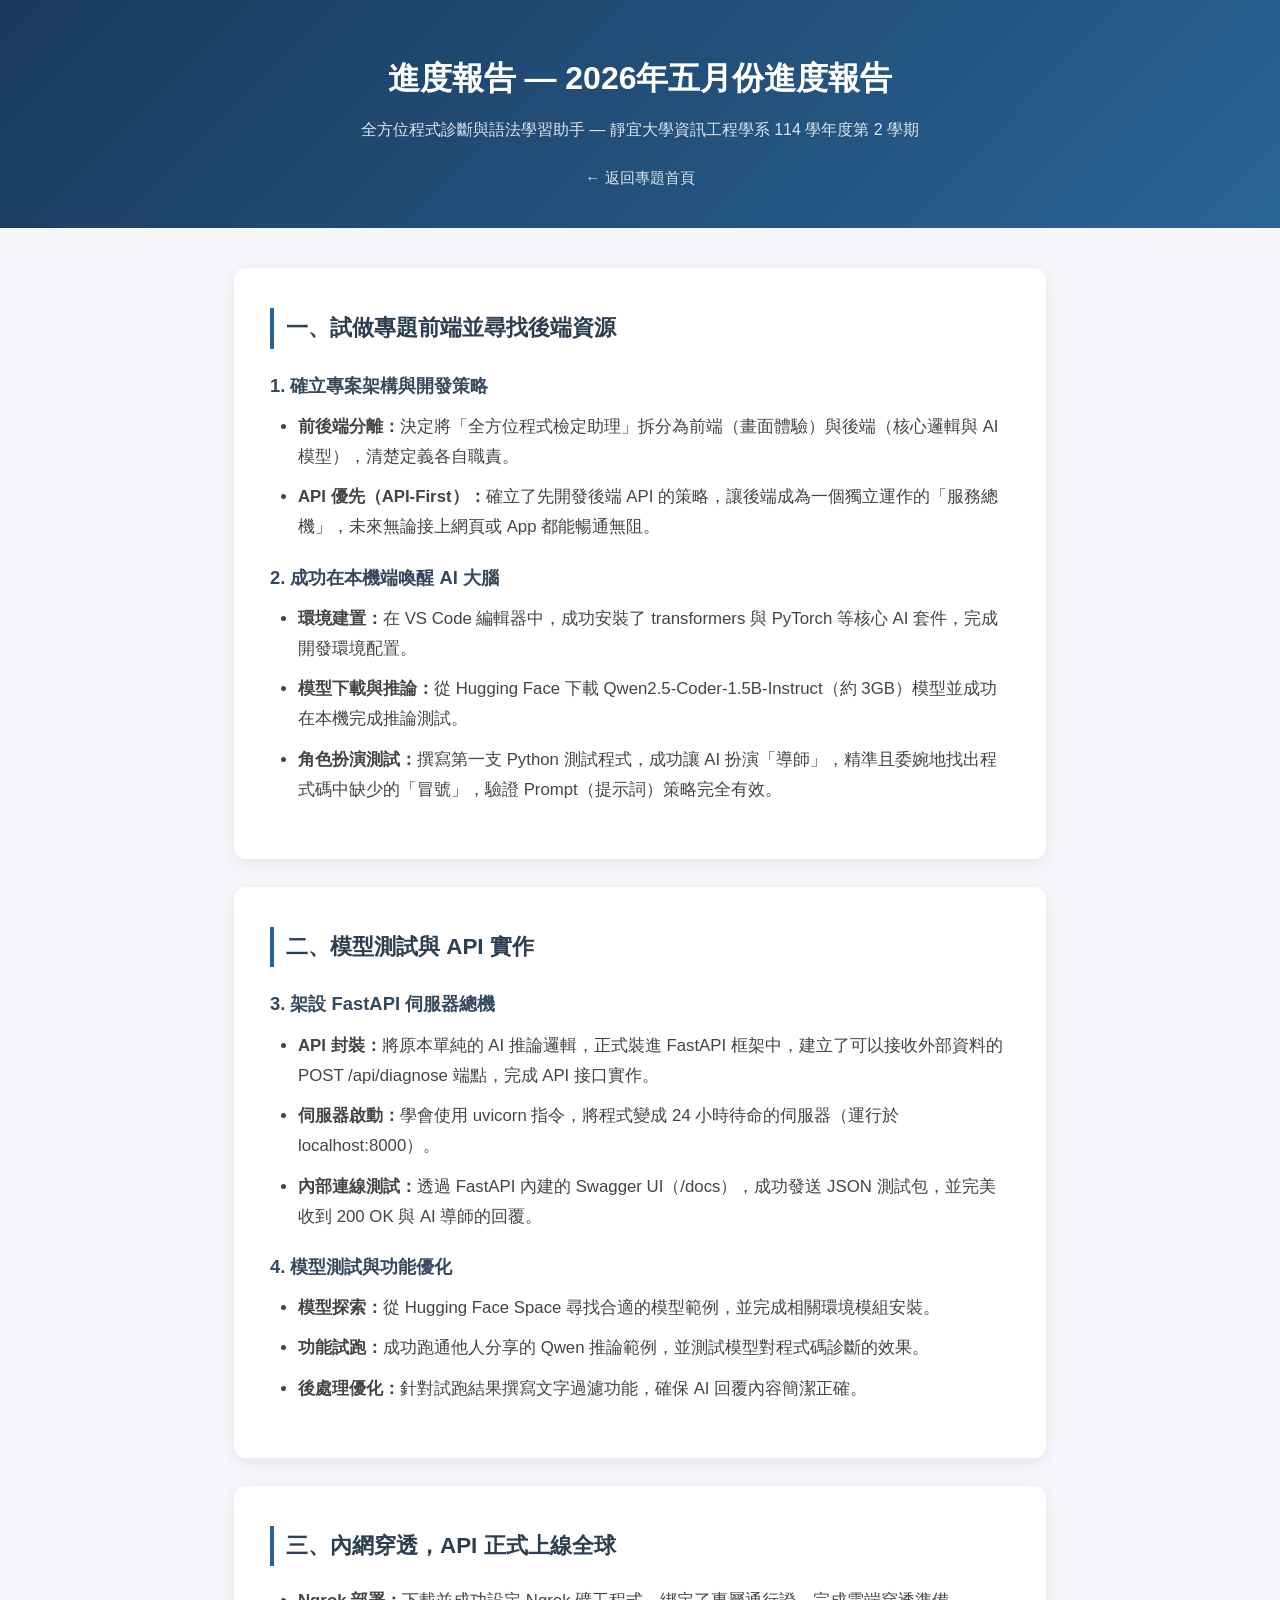
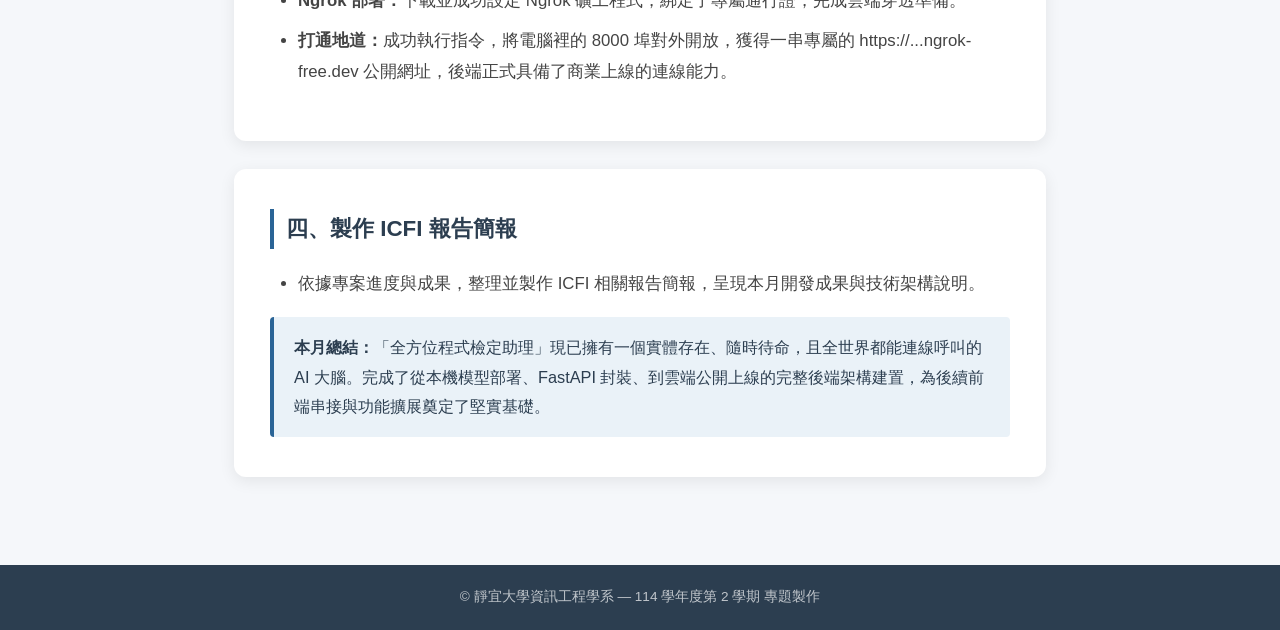
<file: progress-202605.html>
<!DOCTYPE html>
<html lang="zh-Hant">
<head>
  <meta charset="UTF-8">
  <meta name="viewport" content="width=device-width, initial-scale=1.0">
  <title>進度報告 — 2026年五月份進度報告</title>
  <style>
    * { margin: 0; padding: 0; box-sizing: border-box; }

    body {
      font-family: "Microsoft JhengHei", "Noto Sans TC", sans-serif;
      color: #333;
      line-height: 1.8;
      background: #f5f7fa;
    }

    header {
      background: linear-gradient(135deg, #1a3a5c, #2a6496);
      color: #fff;
      text-align: center;
      padding: 50px 20px 35px;
    }
    header h1 { font-size: 2rem; margin-bottom: 8px; }
    header p  { font-size: 1rem; opacity: .85; }
    .back-link {
      display: inline-block;
      margin: 20px 0 0 0;
      color: rgba(255,255,255,.85);
      text-decoration: none;
      font-size: .95rem;
    }
    .back-link:hover { color: #fff; text-decoration: underline; }

    .container {
      max-width: 860px;
      margin: 0 auto;
      padding: 40px 24px 60px;
    }

    .report-card {
      background: #fff;
      border-radius: 12px;
      padding: 40px 36px;
      box-shadow: 0 4px 16px rgba(0,0,0,.08);
      margin-bottom: 28px;
    }

    .report-card h2 {
      font-size: 1.4rem;
      color: #2c3e50;
      border-left: 4px solid #2a6496;
      padding-left: 12px;
      margin-bottom: 20px;
    }

    .report-card h3 {
      font-size: 1.15rem;
      color: #34495e;
      margin: 18px 0 10px;
    }

    .report-card ul {
      padding-left: 28px;
      margin-bottom: 14px;
    }
    .report-card li {
      margin-bottom: 10px;
      color: #444;
      font-size: 1.05rem;
    }

    .summary {
      background: #eaf2f8;
      border-left: 4px solid #2a6496;
      padding: 16px 20px;
      margin-top: 18px;
      border-radius: 4px;
      color: #2c3e50;
      font-size: 1.02rem;
    }

    footer {
      text-align: center;
      padding: 20px;
      background: #2c3e50;
      color: rgba(255,255,255,.7);
      font-size: .85rem;
    }

    @media (max-width: 600px) {
      header h1 { font-size: 1.5rem; }
      .report-card { padding: 28px 18px; }
    }
  </style>
</head>
<body>

<header>
  <h1>進度報告 — 2026年五月份進度報告</h1>
  <p>全方位程式診斷與語法學習助手 — 靜宜大學資訊工程學系 114 學年度第 2 學期</p>
  <a class="back-link" href="index.html">← 返回專題首頁</a>
</header>

<div class="container">

  <div class="report-card">
    <h2>一、試做專題前端並尋找後端資源</h2>

    <h3>1. 確立專案架構與開發策略</h3>
    <ul>
      <li><strong>前後端分離：</strong>決定將「全方位程式檢定助理」拆分為前端（畫面體驗）與後端（核心邏輯與 AI 模型），清楚定義各自職責。</li>
      <li><strong>API 優先（API-First）：</strong>確立了先開發後端 API 的策略，讓後端成為一個獨立運作的「服務總機」，未來無論接上網頁或 App 都能暢通無阻。</li>
    </ul>

    <h3>2. 成功在本機端喚醒 AI 大腦</h3>
    <ul>
      <li><strong>環境建置：</strong>在 VS Code 編輯器中，成功安裝了 transformers 與 PyTorch 等核心 AI 套件，完成開發環境配置。</li>
      <li><strong>模型下載與推論：</strong>從 Hugging Face 下載 Qwen2.5-Coder-1.5B-Instruct（約 3GB）模型並成功在本機完成推論測試。</li>
      <li><strong>角色扮演測試：</strong>撰寫第一支 Python 測試程式，成功讓 AI 扮演「導師」，精準且委婉地找出程式碼中缺少的「冒號」，驗證 Prompt（提示詞）策略完全有效。</li>
    </ul>
  </div>

  <div class="report-card">
    <h2>二、模型測試與 API 實作</h2>

    <h3>3. 架設 FastAPI 伺服器總機</h3>
    <ul>
      <li><strong>API 封裝：</strong>將原本單純的 AI 推論邏輯，正式裝進 FastAPI 框架中，建立了可以接收外部資料的 POST /api/diagnose 端點，完成 API 接口實作。</li>
      <li><strong>伺服器啟動：</strong>學會使用 uvicorn 指令，將程式變成 24 小時待命的伺服器（運行於 localhost:8000）。</li>
      <li><strong>內部連線測試：</strong>透過 FastAPI 內建的 Swagger UI（/docs），成功發送 JSON 測試包，並完美收到 200 OK 與 AI 導師的回覆。</li>
    </ul>

    <h3>4. 模型測試與功能優化</h3>
    <ul>
      <li><strong>模型探索：</strong>從 Hugging Face Space 尋找合適的模型範例，並完成相關環境模組安裝。</li>
      <li><strong>功能試跑：</strong>成功跑通他人分享的 Qwen 推論範例，並測試模型對程式碼診斷的效果。</li>
      <li><strong>後處理優化：</strong>針對試跑結果撰寫文字過濾功能，確保 AI 回覆內容簡潔正確。</li>
    </ul>
  </div>

  <div class="report-card">
    <h2>三、內網穿透，API 正式上線全球</h2>
    <ul>
      <li><strong>Ngrok 部署：</strong>下載並成功設定 Ngrok 礦工程式，綁定了專屬通行證，完成雲端穿透準備。</li>
      <li><strong>打通地道：</strong>成功執行指令，將電腦裡的 8000 埠對外開放，獲得一串專屬的 https://...ngrok-free.dev 公開網址，後端正式具備了商業上線的連線能力。</li>
    </ul>
  </div>

  <div class="report-card">
    <h2>四、製作 ICFI 報告簡報</h2>
    <ul>
      <li>依據專案進度與成果，整理並製作 ICFI 相關報告簡報，呈現本月開發成果與技術架構說明。</li>
    </ul>

    <div class="summary">
      <strong>本月總結：</strong>「全方位程式檢定助理」現已擁有一個實體存在、隨時待命，且全世界都能連線呼叫的 AI 大腦。完成了從本機模型部署、FastAPI 封裝、到雲端公開上線的完整後端架構建置，為後續前端串接與功能擴展奠定了堅實基礎。
    </div>
  </div>

</div>

<footer>
  &copy; 靜宜大學資訊工程學系 — 114 學年度第 2 學期 專題製作
</footer>

</body>
</html>
</file>
